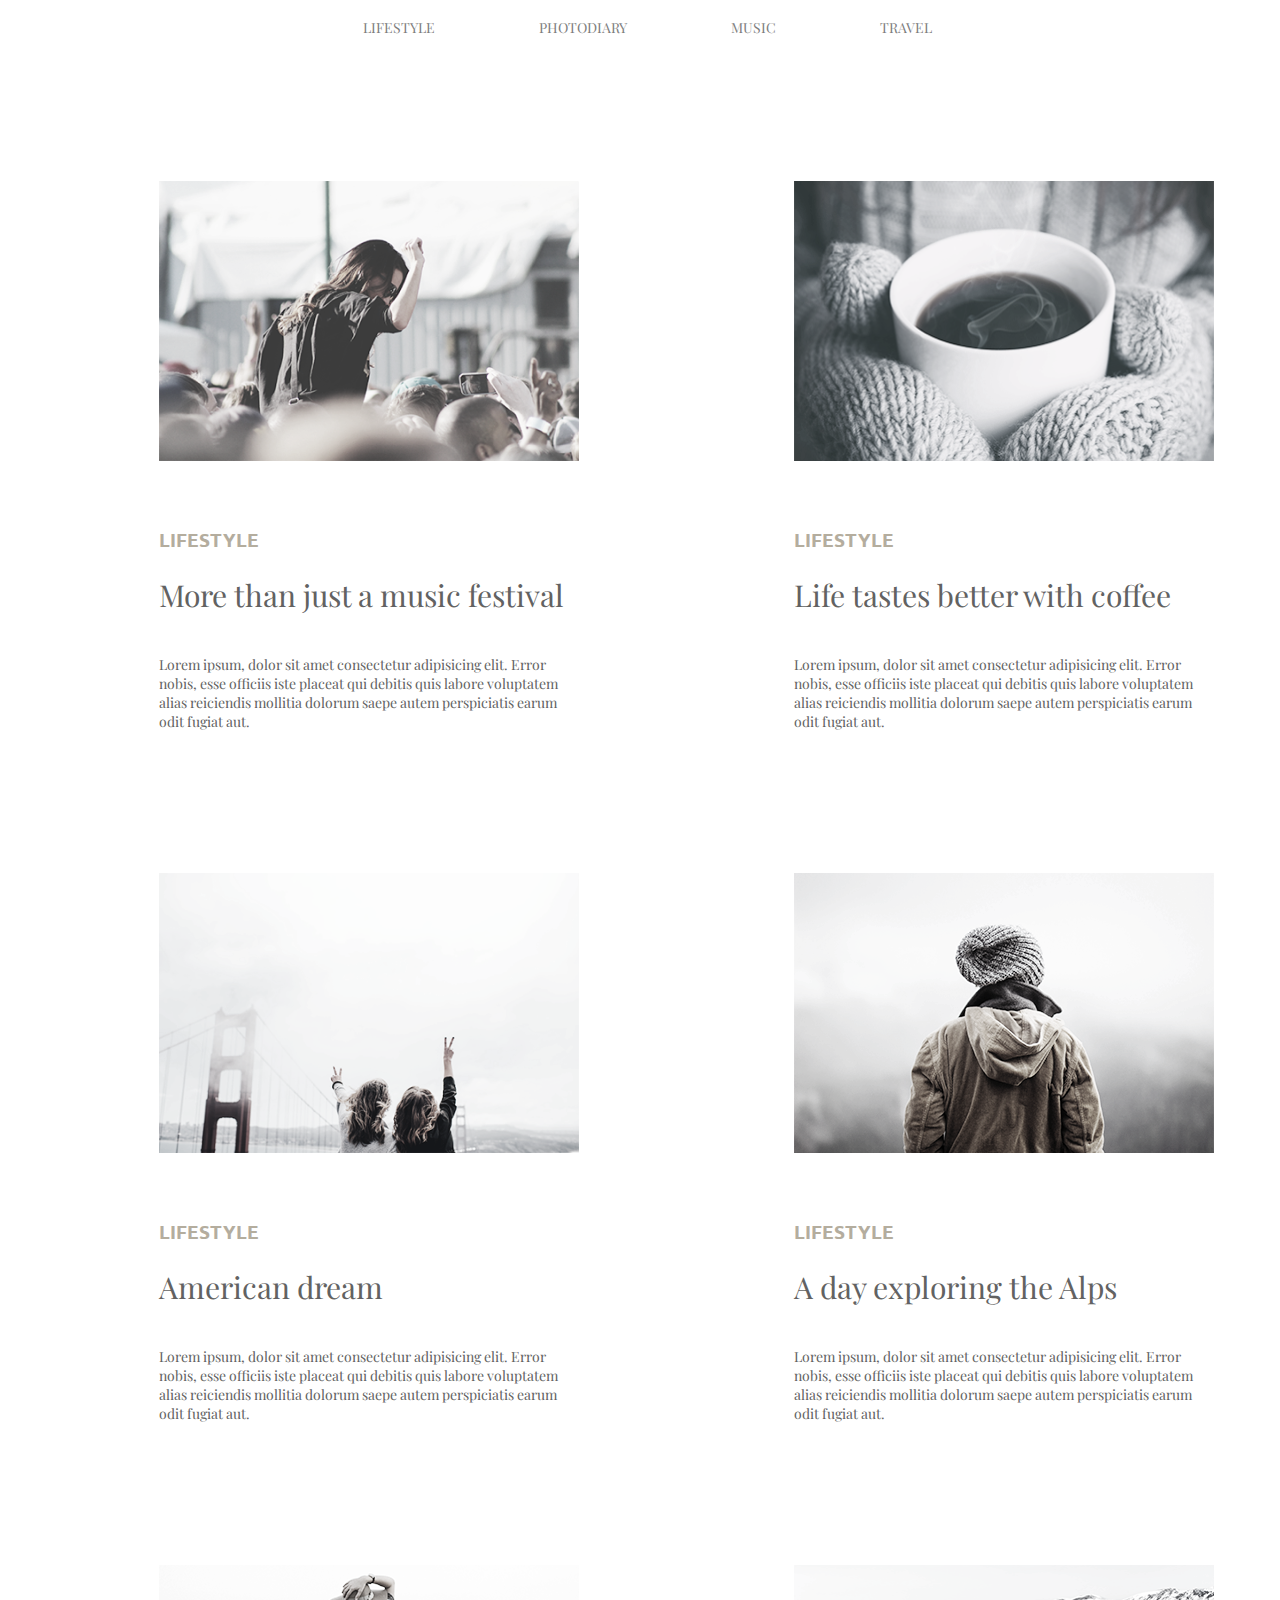
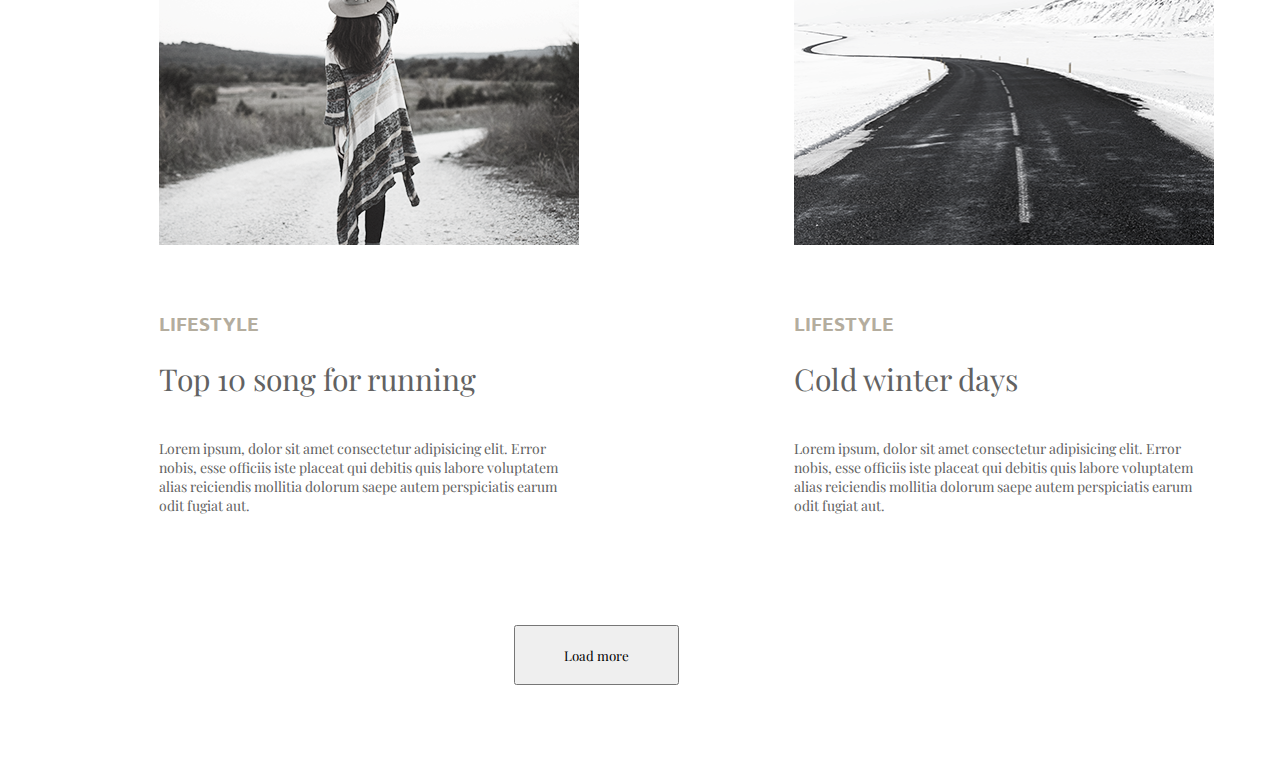
<file: index.html>
<!DOCTYPE html>
<html lang="en">
<head>
    <meta charset="UTF-8">
    <meta http-equiv="X-UA-Compatible" content="IE=edge">
    <meta name="viewport" content="width=device-width, initial-scale=1.0">
    <title>Document</title>
    <link rel="stylesheet" href="./style.css">
    <link rel="preconnect" href="https://fonts.googleapis.com">
    <link rel="preconnect" href="https://fonts.gstatic.com" crossorigin>
    <link href="https://fonts.googleapis.com/css2?family=Playfair+Display&family=Ubuntu:wght@300&display=swap" rel="stylesheet">
</head>
<body>
    <header>
        <nav class="navigator">
            <ul>
                <li><a href="">LIFESTYLE</a></li>
                <li><a href="">PHOTODIARY</a></li>
                <li><a href="">MUSIC</a></li>
                <li><a href="">TRAVEL</a></li>
            </ul>
        </nav>
    </header>
    <main>
        <table>
            <tr>
                <td class="photoblock">
                    <img src="1 1.png" alt="photo">
                    <h3>LIFESTYLE</h3>
                    <h2>More than just a music festival </h2>
                    <p>Lorem ipsum, dolor sit amet consectetur adipisicing elit. Error nobis, esse officiis iste placeat qui debitis quis labore voluptatem alias reiciendis mollitia dolorum saepe autem perspiciatis earum odit fugiat aut.</p>
                </td>
                <td class="photoblock">
                    <img src="2 1.png" alt="photo">
                    <h3>LIFESTYLE</h3>
                    <h2>Life tastes better with coffee</h2>
                    <p>Lorem ipsum, dolor sit amet consectetur adipisicing elit. Error nobis, esse officiis iste placeat qui debitis quis labore voluptatem alias reiciendis mollitia dolorum saepe autem perspiciatis earum odit fugiat aut.</p>
                </td>
            </tr>
            <tr>
                <td class="photoblock">
                    <img src="3 1.png" alt="photo">
                    <h3>LIFESTYLE</h3>
                    <h2>American dream</h2>
                    <p>Lorem ipsum, dolor sit amet consectetur adipisicing elit. Error nobis, esse officiis iste placeat qui debitis quis labore voluptatem alias reiciendis mollitia dolorum saepe autem perspiciatis earum odit fugiat aut.</p>
                </td>
                <td class="photoblock">
                    <img src="4 1.png" alt="photo">
                    <h3>LIFESTYLE</h3>
                    <h2>A day exploring the Alps</h2>
                    <p>Lorem ipsum, dolor sit amet consectetur adipisicing elit. Error nobis, esse officiis iste placeat qui debitis quis labore voluptatem alias reiciendis mollitia dolorum saepe autem perspiciatis earum odit fugiat aut.</p>
                </td>
            </tr>
            <tr>
                <td class="photoblock">
                    <img src="1 2.png" alt="photo">
                    <h3>LIFESTYLE</h3>
                    <h2>Top 10 song for running</h2>
                    <p>Lorem ipsum, dolor sit amet consectetur adipisicing elit. Error nobis, esse officiis iste placeat qui debitis quis labore voluptatem alias reiciendis mollitia dolorum saepe autem perspiciatis earum odit fugiat aut.</p>
                </td>
                <td class="photoblock">
                    <img src="2 2.png" alt="photo">
                    <h3>LIFESTYLE</h3>
                    <h2>Cold winter days</h2>
                    <p>Lorem ipsum, dolor sit amet consectetur adipisicing elit. Error nobis, esse officiis iste placeat qui debitis quis labore voluptatem alias reiciendis mollitia dolorum saepe autem perspiciatis earum odit fugiat aut.</p>
                </td>
            </tr>
        </table>
        <button>Load more</button>
    </main>
</body>
</html>
</file>
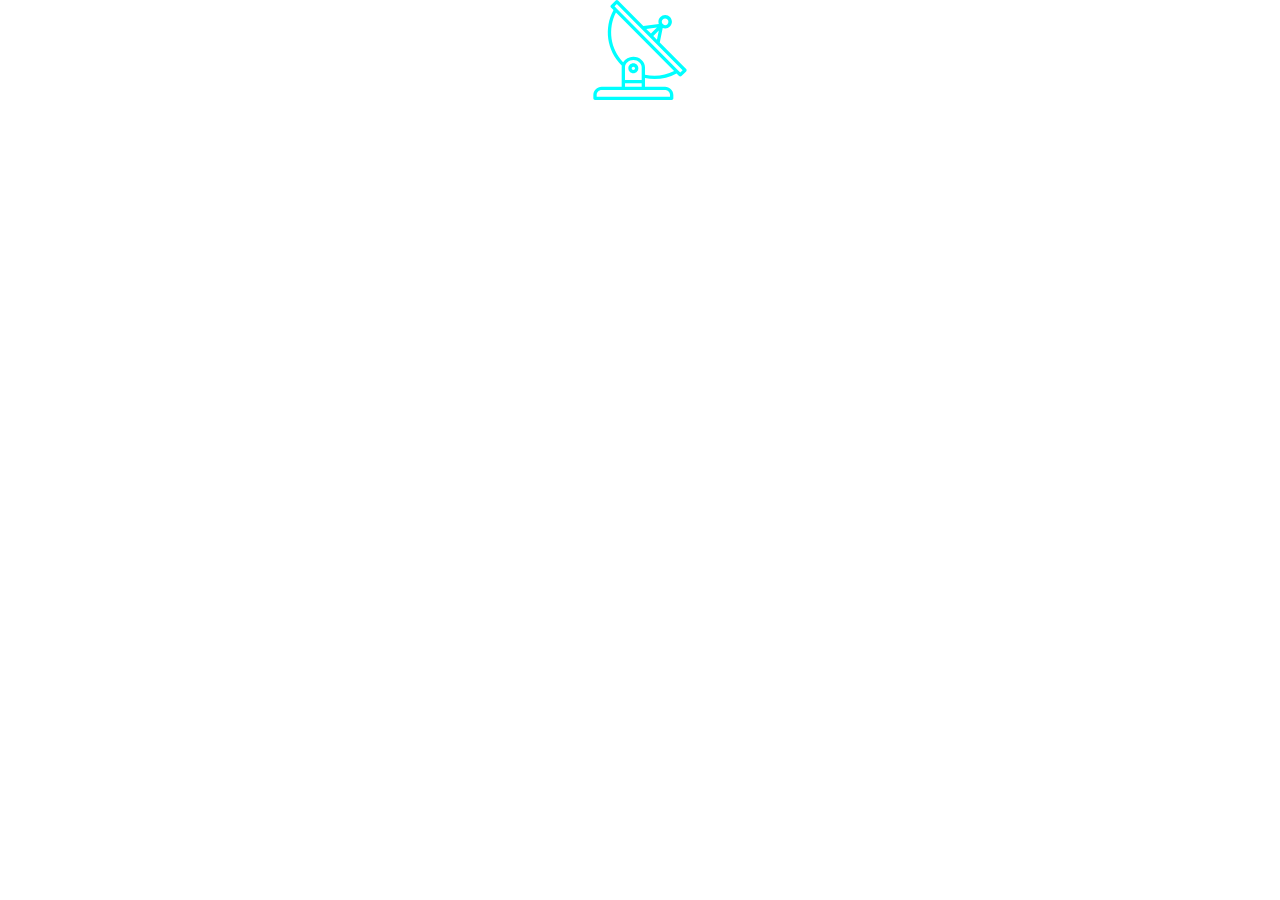
<file: leson 18/index.html>
<!DOCTYPE html>
<html lang="en">
<head>
    <meta charset="UTF-8">
    <meta http-equiv="X-UA-Compatible" content="IE=edge">
    <meta name="viewport" content="width=device-width, initial-scale=1.0">
    <title>Document</title>
    <link rel="stylesheet" href="./style.css">
</head>
<body>
    
    <svg class="icon">
        <use href="./img/antenna1.svg#123"></use>
    </svg>

</body>
</html>
</file>
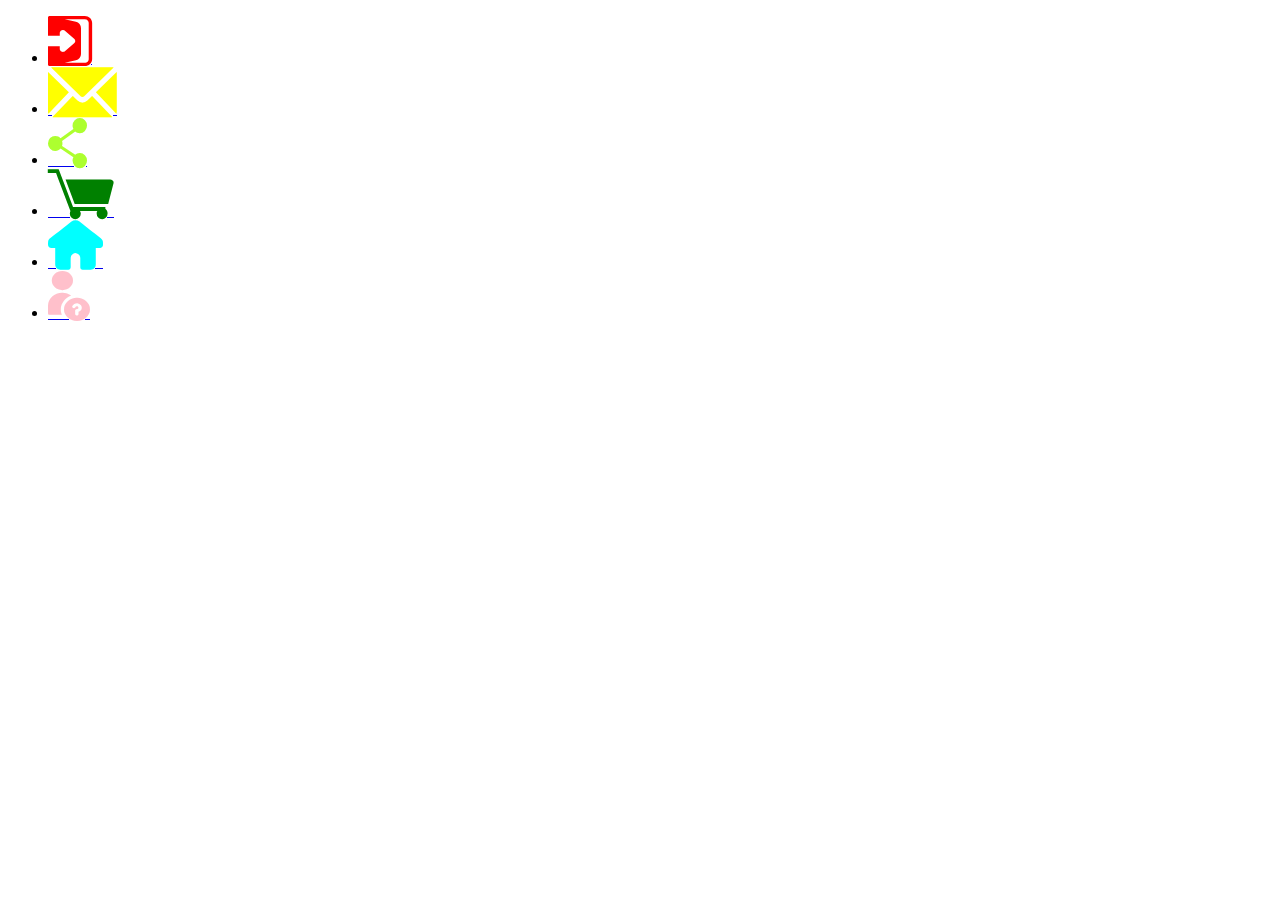
<file: leson 19/index.html>
<!DOCTYPE html>
<html lang="en">
<head>
    <meta charset="UTF-8">
    <meta http-equiv="X-UA-Compatible" content="IE=edge">
    <meta name="viewport" content="width=device-width, initial-scale=1.0">
    <title>Document</title>
    <link rel="stylesheet" href="./style.css">
    <link rel="stylesheet" href="./icomoon (1)/style.css">
</head>
<body>
    <ul class="social-networks">
        <li>
            <a href="#" target=”_blank”><i  class="icon-Vector-1"></i></a>
        </li>
        <li>
            <a href="#" target=”_blank”><i class="icon-Vector-2"></i></a>
        </li>
        <li>
            <a href="#" target=”_blank”><i class="icon-Vector-3"></i></a>
        </li>
        <li>
            <a href="#" target=”_blank”><i class="icon-Vector-4"></i></a>
        </li>
        <li>
            <a href="#" target=”_blank”><i class="icon-Vector-5"></i></a>
        </li>
        <li>
            <a href="#" target=”_blank”><i class="icon-Vector-6"></i></a>
        </li>
    </ul>
</body>
</html>
</file>
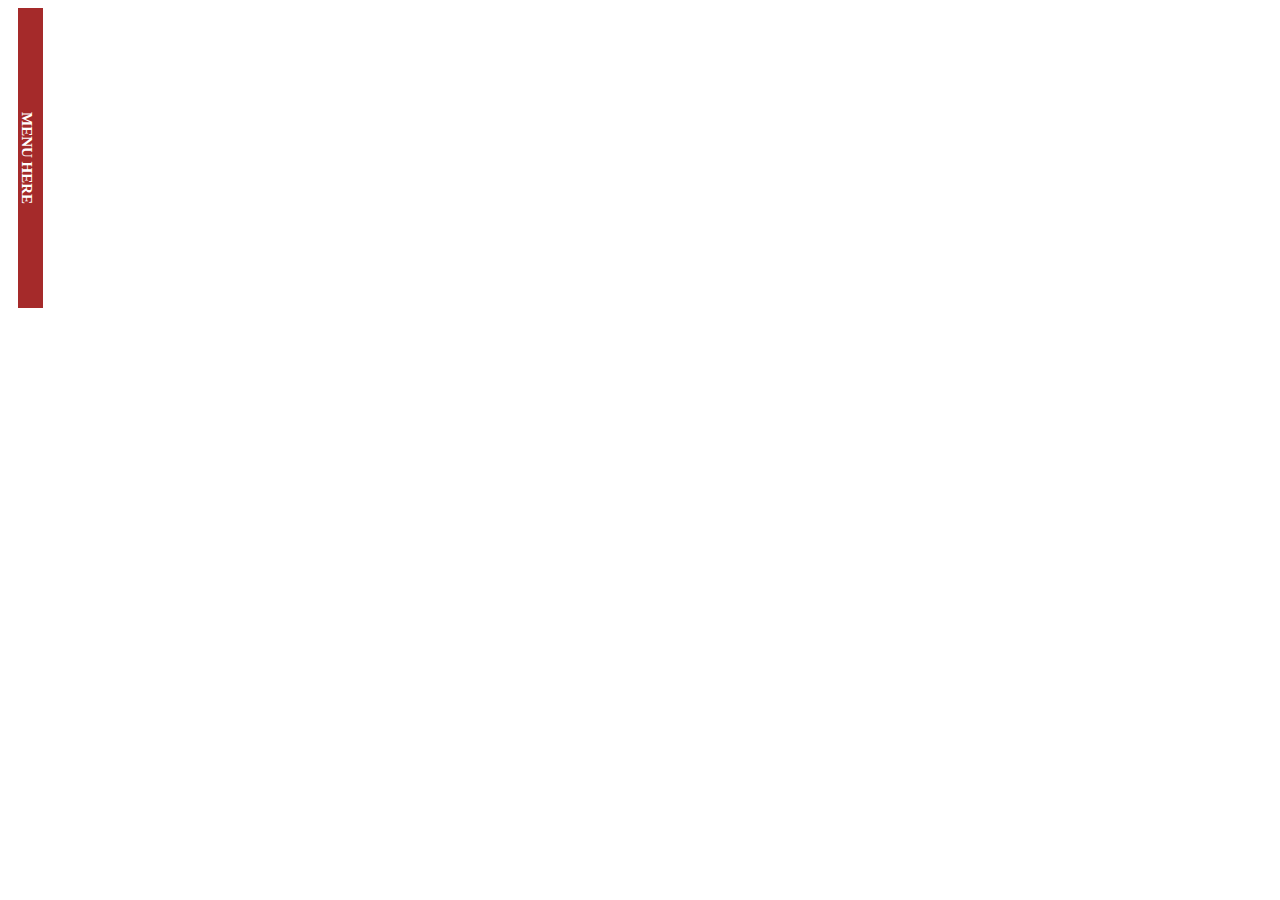
<file: homevork/homevork leson 17/index.html>
<!DOCTYPE html>
<html lang="en">
<head>
    <meta charset="UTF-8">
    <meta http-equiv="X-UA-Compatible" content="IE=edge">
    <meta name="viewport" content="width=device-width, initial-scale=1.0">
    <title>Document</title>
    <link rel="stylesheet" href="./style.css">
</head>
<body>
    <!-- <ul>
        <li class="one"></li>
        <li class="thow"></li>
        <li class="trhee"></li>
    </ul> -->
    <div class="box">
        <h1 class="h1">MENU HERE</h1>
        <div class="box-1">
            <ul class="ul">
                <li class="overlay">&#128310 HOME</li>
                <li class="overlay">&#128310 CONTACTS</li>
                <li class="overlay">&#128310 OUR TEAM</li>
                <li class="overlay">&#128310 FAQ</li>
                <li class="overlay">&#128310 ABOUT</li>
                <li class="overlay">&#128310 NEWS</li>
            </ul>
        </div>
    </div>

</body>
</html>
</file>
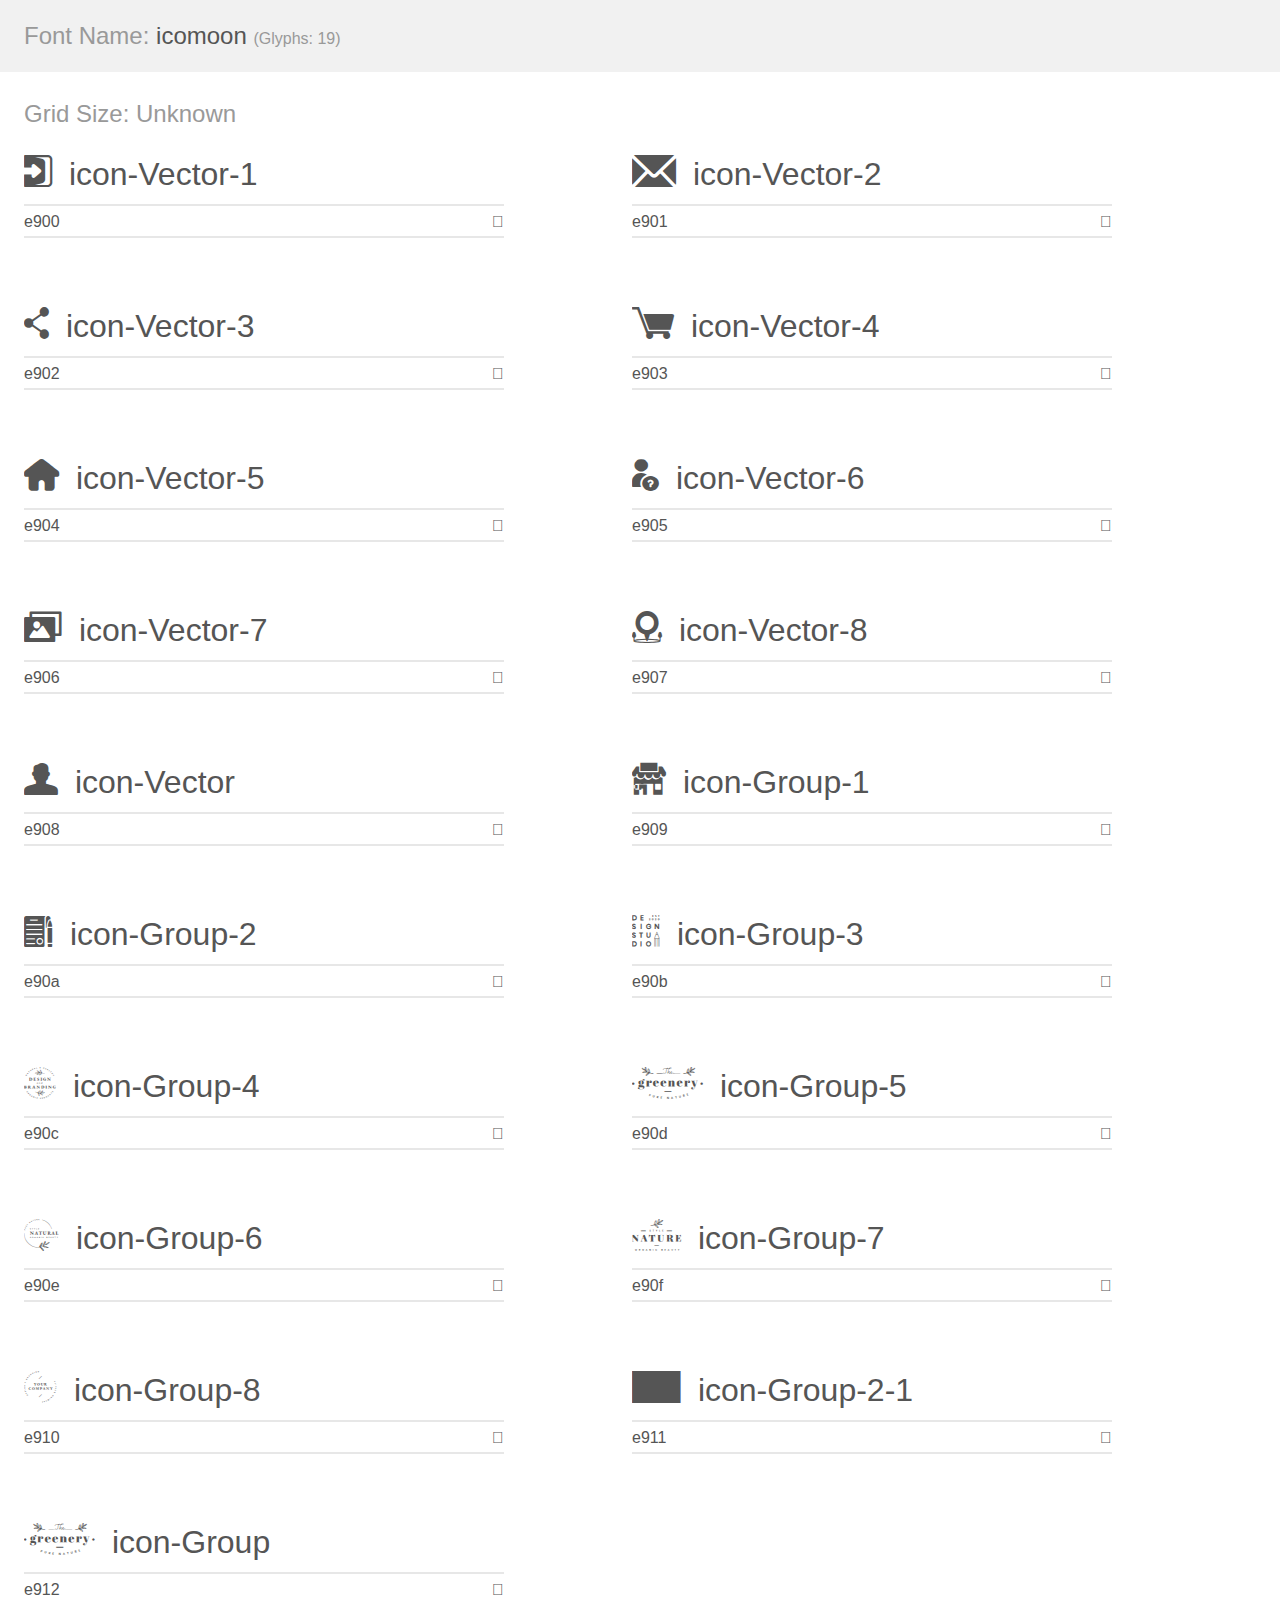
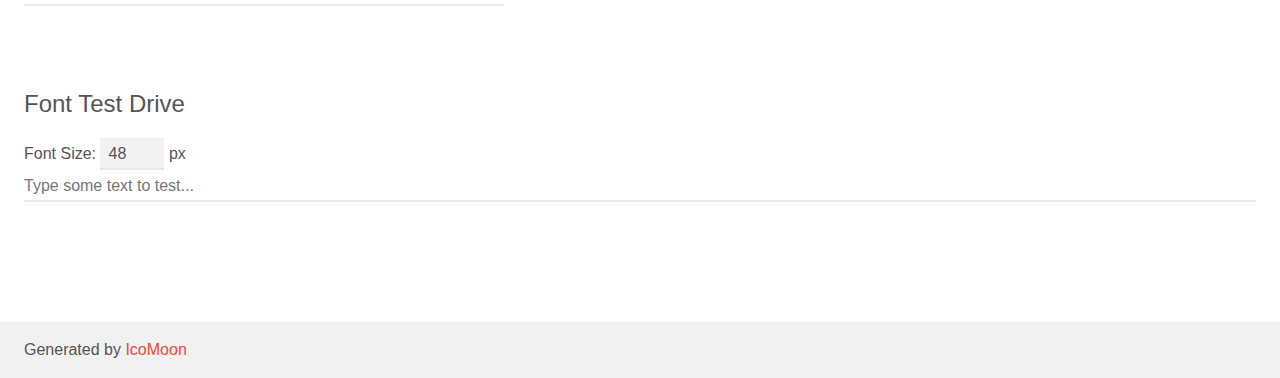
<file: leson 19/icomoon (1)/demo.html>
<!doctype html>
<html>
<head>
    <meta charset="utf-8">
    <title>IcoMoon Demo</title>
    <meta name="description" content="An Icon Font Generated By IcoMoon.io">
    <meta name="viewport" content="width=device-width, initial-scale=1">
    <link rel="stylesheet" href="demo-files/demo.css">
    <link rel="stylesheet" href="style.css"></head>
<body>
    <div class="bgc1 clearfix">
        <h1 class="mhmm mvm"><span class="fgc1">Font Name:</span> icomoon <small class="fgc1">(Glyphs:&nbsp;19)</small></h1>
    </div>
    <div class="clearfix mhl ptl">
        <h1 class="mvm mtn fgc1">Grid Size: Unknown</h1>
        <div class="glyph fs1">
            <div class="clearfix bshadow0 pbs">
                <span class="icon-Vector-1"></span>
                <span class="mls"> icon-Vector-1</span>
            </div>
            <fieldset class="fs0 size1of1 clearfix hidden-false">
                <input type="text" readonly value="e900" class="unit size1of2" />
                <input type="text" maxlength="1" readonly value="&#xe900;" class="unitRight size1of2 talign-right" />
            </fieldset>
            <div class="fs0 bshadow0 clearfix hidden-true">
                <span class="unit pvs fgc1">liga: </span>
                <input type="text" readonly value="" class="liga unitRight" />
            </div>
        </div>
        <div class="glyph fs1">
            <div class="clearfix bshadow0 pbs">
                <span class="icon-Vector-2"></span>
                <span class="mls"> icon-Vector-2</span>
            </div>
            <fieldset class="fs0 size1of1 clearfix hidden-false">
                <input type="text" readonly value="e901" class="unit size1of2" />
                <input type="text" maxlength="1" readonly value="&#xe901;" class="unitRight size1of2 talign-right" />
            </fieldset>
            <div class="fs0 bshadow0 clearfix hidden-true">
                <span class="unit pvs fgc1">liga: </span>
                <input type="text" readonly value="" class="liga unitRight" />
            </div>
        </div>
        <div class="glyph fs1">
            <div class="clearfix bshadow0 pbs">
                <span class="icon-Vector-3"></span>
                <span class="mls"> icon-Vector-3</span>
            </div>
            <fieldset class="fs0 size1of1 clearfix hidden-false">
                <input type="text" readonly value="e902" class="unit size1of2" />
                <input type="text" maxlength="1" readonly value="&#xe902;" class="unitRight size1of2 talign-right" />
            </fieldset>
            <div class="fs0 bshadow0 clearfix hidden-true">
                <span class="unit pvs fgc1">liga: </span>
                <input type="text" readonly value="" class="liga unitRight" />
            </div>
        </div>
        <div class="glyph fs1">
            <div class="clearfix bshadow0 pbs">
                <span class="icon-Vector-4"></span>
                <span class="mls"> icon-Vector-4</span>
            </div>
            <fieldset class="fs0 size1of1 clearfix hidden-false">
                <input type="text" readonly value="e903" class="unit size1of2" />
                <input type="text" maxlength="1" readonly value="&#xe903;" class="unitRight size1of2 talign-right" />
            </fieldset>
            <div class="fs0 bshadow0 clearfix hidden-true">
                <span class="unit pvs fgc1">liga: </span>
                <input type="text" readonly value="" class="liga unitRight" />
            </div>
        </div>
        <div class="glyph fs1">
            <div class="clearfix bshadow0 pbs">
                <span class="icon-Vector-5"></span>
                <span class="mls"> icon-Vector-5</span>
            </div>
            <fieldset class="fs0 size1of1 clearfix hidden-false">
                <input type="text" readonly value="e904" class="unit size1of2" />
                <input type="text" maxlength="1" readonly value="&#xe904;" class="unitRight size1of2 talign-right" />
            </fieldset>
            <div class="fs0 bshadow0 clearfix hidden-true">
                <span class="unit pvs fgc1">liga: </span>
                <input type="text" readonly value="" class="liga unitRight" />
            </div>
        </div>
        <div class="glyph fs1">
            <div class="clearfix bshadow0 pbs">
                <span class="icon-Vector-6"></span>
                <span class="mls"> icon-Vector-6</span>
            </div>
            <fieldset class="fs0 size1of1 clearfix hidden-false">
                <input type="text" readonly value="e905" class="unit size1of2" />
                <input type="text" maxlength="1" readonly value="&#xe905;" class="unitRight size1of2 talign-right" />
            </fieldset>
            <div class="fs0 bshadow0 clearfix hidden-true">
                <span class="unit pvs fgc1">liga: </span>
                <input type="text" readonly value="" class="liga unitRight" />
            </div>
        </div>
        <div class="glyph fs1">
            <div class="clearfix bshadow0 pbs">
                <span class="icon-Vector-7"></span>
                <span class="mls"> icon-Vector-7</span>
            </div>
            <fieldset class="fs0 size1of1 clearfix hidden-false">
                <input type="text" readonly value="e906" class="unit size1of2" />
                <input type="text" maxlength="1" readonly value="&#xe906;" class="unitRight size1of2 talign-right" />
            </fieldset>
            <div class="fs0 bshadow0 clearfix hidden-true">
                <span class="unit pvs fgc1">liga: </span>
                <input type="text" readonly value="" class="liga unitRight" />
            </div>
        </div>
        <div class="glyph fs1">
            <div class="clearfix bshadow0 pbs">
                <span class="icon-Vector-8"></span>
                <span class="mls"> icon-Vector-8</span>
            </div>
            <fieldset class="fs0 size1of1 clearfix hidden-false">
                <input type="text" readonly value="e907" class="unit size1of2" />
                <input type="text" maxlength="1" readonly value="&#xe907;" class="unitRight size1of2 talign-right" />
            </fieldset>
            <div class="fs0 bshadow0 clearfix hidden-true">
                <span class="unit pvs fgc1">liga: </span>
                <input type="text" readonly value="" class="liga unitRight" />
            </div>
        </div>
        <div class="glyph fs1">
            <div class="clearfix bshadow0 pbs">
                <span class="icon-Vector"></span>
                <span class="mls"> icon-Vector</span>
            </div>
            <fieldset class="fs0 size1of1 clearfix hidden-false">
                <input type="text" readonly value="e908" class="unit size1of2" />
                <input type="text" maxlength="1" readonly value="&#xe908;" class="unitRight size1of2 talign-right" />
            </fieldset>
            <div class="fs0 bshadow0 clearfix hidden-true">
                <span class="unit pvs fgc1">liga: </span>
                <input type="text" readonly value="" class="liga unitRight" />
            </div>
        </div>
        <div class="glyph fs1">
            <div class="clearfix bshadow0 pbs">
                <span class="icon-Group-1"></span>
                <span class="mls"> icon-Group-1</span>
            </div>
            <fieldset class="fs0 size1of1 clearfix hidden-false">
                <input type="text" readonly value="e909" class="unit size1of2" />
                <input type="text" maxlength="1" readonly value="&#xe909;" class="unitRight size1of2 talign-right" />
            </fieldset>
            <div class="fs0 bshadow0 clearfix hidden-true">
                <span class="unit pvs fgc1">liga: </span>
                <input type="text" readonly value="" class="liga unitRight" />
            </div>
        </div>
        <div class="glyph fs1">
            <div class="clearfix bshadow0 pbs">
                <span class="icon-Group-2"></span>
                <span class="mls"> icon-Group-2</span>
            </div>
            <fieldset class="fs0 size1of1 clearfix hidden-false">
                <input type="text" readonly value="e90a" class="unit size1of2" />
                <input type="text" maxlength="1" readonly value="&#xe90a;" class="unitRight size1of2 talign-right" />
            </fieldset>
            <div class="fs0 bshadow0 clearfix hidden-true">
                <span class="unit pvs fgc1">liga: </span>
                <input type="text" readonly value="" class="liga unitRight" />
            </div>
        </div>
        <div class="glyph fs1">
            <div class="clearfix bshadow0 pbs">
                <span class="icon-Group-3"></span>
                <span class="mls"> icon-Group-3</span>
            </div>
            <fieldset class="fs0 size1of1 clearfix hidden-false">
                <input type="text" readonly value="e90b" class="unit size1of2" />
                <input type="text" maxlength="1" readonly value="&#xe90b;" class="unitRight size1of2 talign-right" />
            </fieldset>
            <div class="fs0 bshadow0 clearfix hidden-true">
                <span class="unit pvs fgc1">liga: </span>
                <input type="text" readonly value="" class="liga unitRight" />
            </div>
        </div>
        <div class="glyph fs1">
            <div class="clearfix bshadow0 pbs">
                <span class="icon-Group-4"></span>
                <span class="mls"> icon-Group-4</span>
            </div>
            <fieldset class="fs0 size1of1 clearfix hidden-false">
                <input type="text" readonly value="e90c" class="unit size1of2" />
                <input type="text" maxlength="1" readonly value="&#xe90c;" class="unitRight size1of2 talign-right" />
            </fieldset>
            <div class="fs0 bshadow0 clearfix hidden-true">
                <span class="unit pvs fgc1">liga: </span>
                <input type="text" readonly value="" class="liga unitRight" />
            </div>
        </div>
        <div class="glyph fs1">
            <div class="clearfix bshadow0 pbs">
                <span class="icon-Group-5"></span>
                <span class="mls"> icon-Group-5</span>
            </div>
            <fieldset class="fs0 size1of1 clearfix hidden-false">
                <input type="text" readonly value="e90d" class="unit size1of2" />
                <input type="text" maxlength="1" readonly value="&#xe90d;" class="unitRight size1of2 talign-right" />
            </fieldset>
            <div class="fs0 bshadow0 clearfix hidden-true">
                <span class="unit pvs fgc1">liga: </span>
                <input type="text" readonly value="" class="liga unitRight" />
            </div>
        </div>
        <div class="glyph fs1">
            <div class="clearfix bshadow0 pbs">
                <span class="icon-Group-6"></span>
                <span class="mls"> icon-Group-6</span>
            </div>
            <fieldset class="fs0 size1of1 clearfix hidden-false">
                <input type="text" readonly value="e90e" class="unit size1of2" />
                <input type="text" maxlength="1" readonly value="&#xe90e;" class="unitRight size1of2 talign-right" />
            </fieldset>
            <div class="fs0 bshadow0 clearfix hidden-true">
                <span class="unit pvs fgc1">liga: </span>
                <input type="text" readonly value="" class="liga unitRight" />
            </div>
        </div>
        <div class="glyph fs1">
            <div class="clearfix bshadow0 pbs">
                <span class="icon-Group-7"></span>
                <span class="mls"> icon-Group-7</span>
            </div>
            <fieldset class="fs0 size1of1 clearfix hidden-false">
                <input type="text" readonly value="e90f" class="unit size1of2" />
                <input type="text" maxlength="1" readonly value="&#xe90f;" class="unitRight size1of2 talign-right" />
            </fieldset>
            <div class="fs0 bshadow0 clearfix hidden-true">
                <span class="unit pvs fgc1">liga: </span>
                <input type="text" readonly value="" class="liga unitRight" />
            </div>
        </div>
        <div class="glyph fs1">
            <div class="clearfix bshadow0 pbs">
                <span class="icon-Group-8"></span>
                <span class="mls"> icon-Group-8</span>
            </div>
            <fieldset class="fs0 size1of1 clearfix hidden-false">
                <input type="text" readonly value="e910" class="unit size1of2" />
                <input type="text" maxlength="1" readonly value="&#xe910;" class="unitRight size1of2 talign-right" />
            </fieldset>
            <div class="fs0 bshadow0 clearfix hidden-true">
                <span class="unit pvs fgc1">liga: </span>
                <input type="text" readonly value="" class="liga unitRight" />
            </div>
        </div>
        <div class="glyph fs1">
            <div class="clearfix bshadow0 pbs">
                <span class="icon-Group-2-1"></span>
                <span class="mls"> icon-Group-2-1</span>
            </div>
            <fieldset class="fs0 size1of1 clearfix hidden-false">
                <input type="text" readonly value="e911" class="unit size1of2" />
                <input type="text" maxlength="1" readonly value="&#xe911;" class="unitRight size1of2 talign-right" />
            </fieldset>
            <div class="fs0 bshadow0 clearfix hidden-true">
                <span class="unit pvs fgc1">liga: </span>
                <input type="text" readonly value="" class="liga unitRight" />
            </div>
        </div>
        <div class="glyph fs1">
            <div class="clearfix bshadow0 pbs">
                <span class="icon-Group"></span>
                <span class="mls"> icon-Group</span>
            </div>
            <fieldset class="fs0 size1of1 clearfix hidden-false">
                <input type="text" readonly value="e912" class="unit size1of2" />
                <input type="text" maxlength="1" readonly value="&#xe912;" class="unitRight size1of2 talign-right" />
            </fieldset>
            <div class="fs0 bshadow0 clearfix hidden-true">
                <span class="unit pvs fgc1">liga: </span>
                <input type="text" readonly value="" class="liga unitRight" />
            </div>
        </div>
    </div>

    <!--[if gt IE 8]><!-->
    <div class="mhl clearfix mbl">
        <h1>Font Test Drive</h1>
        <label>
            Font Size: <input id="fontSize" type="number" class="textbox0 mbm"
            min="8" value="48" />
            px
        </label>
        <input id="testText" type="text" class="phl size1of1 mvl"
        placeholder="Type some text to test..." value=""/>
        <div id="testDrive" class="icon-" style="font-family: icomoon">&nbsp;
        </div>
    </div>
    <!--<![endif]-->
    <div class="bgc1 clearfix">
        <p class="mhl">Generated by <a href="https://icomoon.io/app">IcoMoon</a></p>
    </div>

    <script src="demo-files/demo.js"></script>
</body>
</html>
</file>
<file: style.css>
body{
    font-family: 'Playfair Display', serif;
    width: 1200px;
}
.navigator{
    margin-left: 315px;
}
.navigator li{
    color: #7D7D7D;
    display: inline-block;
    margin-right: 100px;
    height: 19px;
    font-size: 14px;

}
.navigator li:last-child{
    margin: 0;
}
.navigator a{
    color:#7D7D7D;
    text-decoration: none;
    text-transform: uppercase;
}
.navigator a:hover{
    color: #03A9F4;
    text-decoration: underline;
}
.photoblock{
    width: 420px;
    padding:126px 64px 0 149px;
}
.photoblock img{
    width: 420px;
    height: 280px;
}
.photoblock h3{
    color:#B4AD9E;
    height: 16px;
    width: 64px;
    font-family: 'Ubuntu',serif;
    margin-top: 62px;
}
.photoblock h2{
    color:#626262;
    font-size: 30px;
    font-weight: 400;
    margin-top: 32px;
}
.photoblock p{
    color:#626262;
    font-size: 14px;
    margin-top: 40px;
}
button{
    width: 165px;
    height: 60px;
    margin: 94px 529px 66px 506px;
    font-family: 'Playfair Display', serif;
}
</file>
<file: leson 18/style.css>
body{
    margin: 0;
    display: flex;
    justify-content: center;
    align-content: center;
}
.icon{
    width: 100px;
    height: 100px;
    fill: aqua;
}
</file>
<file: leson 19/style.css>
.icon-Vector-1{
    font-size: 50px;
    color:red;
    list-style: none;
}
.icon-Vector-2{
    font-size: 50px;
    color:yellow;
    list-style: none;

}
.icon-Vector-3{
    font-size: 50px;
    color:greenyellow;
    list-style: none;

}
.icon-Vector-4{
    font-size: 50px;
    color:green;
    list-style: none;

}
.icon-Vector-5{
    font-size: 50px;
    color:aqua;
    list-style: none;

}
.icon-Vector-6{
    font-size: 50px;
    color:pink;
    list-style: none;

}
</file>
<file: leson 19/icomoon (1)/style.css>
@font-face {
  font-family: 'icomoon';
  src:  url('fonts/icomoon.eot?7surct');
  src:  url('fonts/icomoon.eot?7surct#iefix') format('embedded-opentype'),
    url('fonts/icomoon.ttf?7surct') format('truetype'),
    url('fonts/icomoon.woff?7surct') format('woff'),
    url('fonts/icomoon.svg?7surct#icomoon') format('svg');
  font-weight: normal;
  font-style: normal;
  font-display: block;
}

[class^="icon-"], [class*=" icon-"] {
  /* use !important to prevent issues with browser extensions that change fonts */
  font-family: 'icomoon' !important;
  speak: never;
  font-style: normal;
  font-weight: normal;
  font-variant: normal;
  text-transform: none;
  line-height: 1;

  /* Better Font Rendering =========== */
  -webkit-font-smoothing: antialiased;
  -moz-osx-font-smoothing: grayscale;
}

.icon-Vector-1:before {
  content: "\e900";
}
.icon-Vector-2:before {
  content: "\e901";
}
.icon-Vector-3:before {
  content: "\e902";
}
.icon-Vector-4:before {
  content: "\e903";
}
.icon-Vector-5:before {
  content: "\e904";
}
.icon-Vector-6:before {
  content: "\e905";
}
.icon-Vector-7:before {
  content: "\e906";
}
.icon-Vector-8:before {
  content: "\e907";
}
.icon-Vector:before {
  content: "\e908";
}
.icon-Group-1:before {
  content: "\e909";
}
.icon-Group-2:before {
  content: "\e90a";
}
.icon-Group-3:before {
  content: "\e90b";
}
.icon-Group-4:before {
  content: "\e90c";
}
.icon-Group-5:before {
  content: "\e90d";
}
.icon-Group-6:before {
  content: "\e90e";
}
.icon-Group-7:before {
  content: "\e90f";
}
.icon-Group-8:before {
  content: "\e910";
}
.icon-Group-2-1:before {
  content: "\e911";
}
.icon-Group:before {
  content: "\e912";
}
</file>
<file: homevork/homevork leson 17/style.css>
/* li{
    width: 100px;
    height: 100px;
    position: absolute;
    list-style: none;
}
.one{
    background-color: red;
    z-index: 2;
    left: 100px;
}
.thow{
    background-color: blue;
    z-index: 3;
    top: 100px;
    left: 150px;
}
.trhee{
    background-color: green;
    z-index: 1;
    top: 180px;
    left: 200px;
} */
.h1{
  color: white;
  background-color: brown;
  position: relative;
  text-align: center;
  width: 25px;
  height: 300px;
  font-size: 15px;
  writing-mode: vertical-lr;
  transform: translatex(0);
}
  .box:hover .h1{
    transform: translatex(265px);
    transition: transform 250ms ease;
    color: brown;
  }
  
  .box {
    position: relative;
    width: 300px;
    height: 300px;
    overflow: hidden;
  }
  .box:hover .overlay {
    transform: translatex(0);
    background-color: brown;
    color: white;
  }
  .overlay {
    padding-left: 35px;
    position: relative;
    top: -325px;
    padding-bottom: 10px;
    width: 200px;
    height: 100%;
    transform: translatex(-100%);
    transition: transform 250ms ease;
  }
   .overlay:first-child{
    padding-top: 80px;
  }
  .overlay:last-child{
    padding-bottom: 80px;
  }
</file>
<file: leson 19/icomoon (1)/demo-files/demo.css>
body {
  padding: 0;
  margin: 0;
  font-family: sans-serif;
  font-size: 1em;
  line-height: 1.5;
  color: #555;
  background: #fff;
}
h1 {
  font-size: 1.5em;
  font-weight: normal;
}
small {
  font-size: .66666667em;
}
a {
  color: #e74c3c;
  text-decoration: none;
}
a:hover, a:focus {
  box-shadow: 0 1px #e74c3c;
}
.bshadow0, input {
  box-shadow: inset 0 -2px #e7e7e7;
}
input:hover {
  box-shadow: inset 0 -2px #ccc;
}
input, fieldset {
  font-family: sans-serif;
  font-size: 1em;
  margin: 0;
  padding: 0;
  border: 0;
}
input {
  color: inherit;
  line-height: 1.5;
  height: 1.5em;
  padding: .25em 0;
}
input:focus {
  outline: none;
  box-shadow: inset 0 -2px #449fdb;
}
.glyph {
  font-size: 16px;
  width: 15em;
  padding-bottom: 1em;
  margin-right: 4em;
  margin-bottom: 1em;
  float: left;
  overflow: hidden;
}
.liga {
  width: 80%;
  width: calc(100% - 2.5em);
}
.talign-right {
  text-align: right;
}
.talign-center {
  text-align: center;
}
.bgc1 {
  background: #f1f1f1;
}
.fgc1 {
  color: #999;
}
.fgc0 {
  color: #000;
}
p {
  margin-top: 1em;
  margin-bottom: 1em;
}
.mvm {
  margin-top: .75em;
  margin-bottom: .75em;
}
.mtn {
  margin-top: 0;
}
.mtl, .mal {
  margin-top: 1.5em;
}
.mbl, .mal {
  margin-bottom: 1.5em;
}
.mal, .mhl {
  margin-left: 1.5em;
  margin-right: 1.5em;
}
.mhmm {
  margin-left: 1em;
  margin-right: 1em;
}
.mls {
  margin-left: .25em;
}
.ptl {
  padding-top: 1.5em;
}
.pbs, .pvs {
  padding-bottom: .25em;
}
.pvs, .pts {
  padding-top: .25em;
}
.unit {
  float: left;
}
.unitRight {
  float: right;
}
.size1of2 {
  width: 50%;
}
.size1of1 {
  width: 100%;
}
.clearfix:before, .clearfix:after {
  content: " ";
  display: table;
}
.clearfix:after {
  clear: both;
}
.hidden-true {
  display: none;
}
.textbox0 {
  width: 3em;
  background: #f1f1f1;
  padding: .25em .5em;
  line-height: 1.5;
  height: 1.5em;
}
#testDrive {
  display: block;
  padding-top: 24px;
  line-height: 1.5;
}
.fs0 {
  font-size: 16px;
}
.fs1 {
  font-size: 32px;
}
</file>
